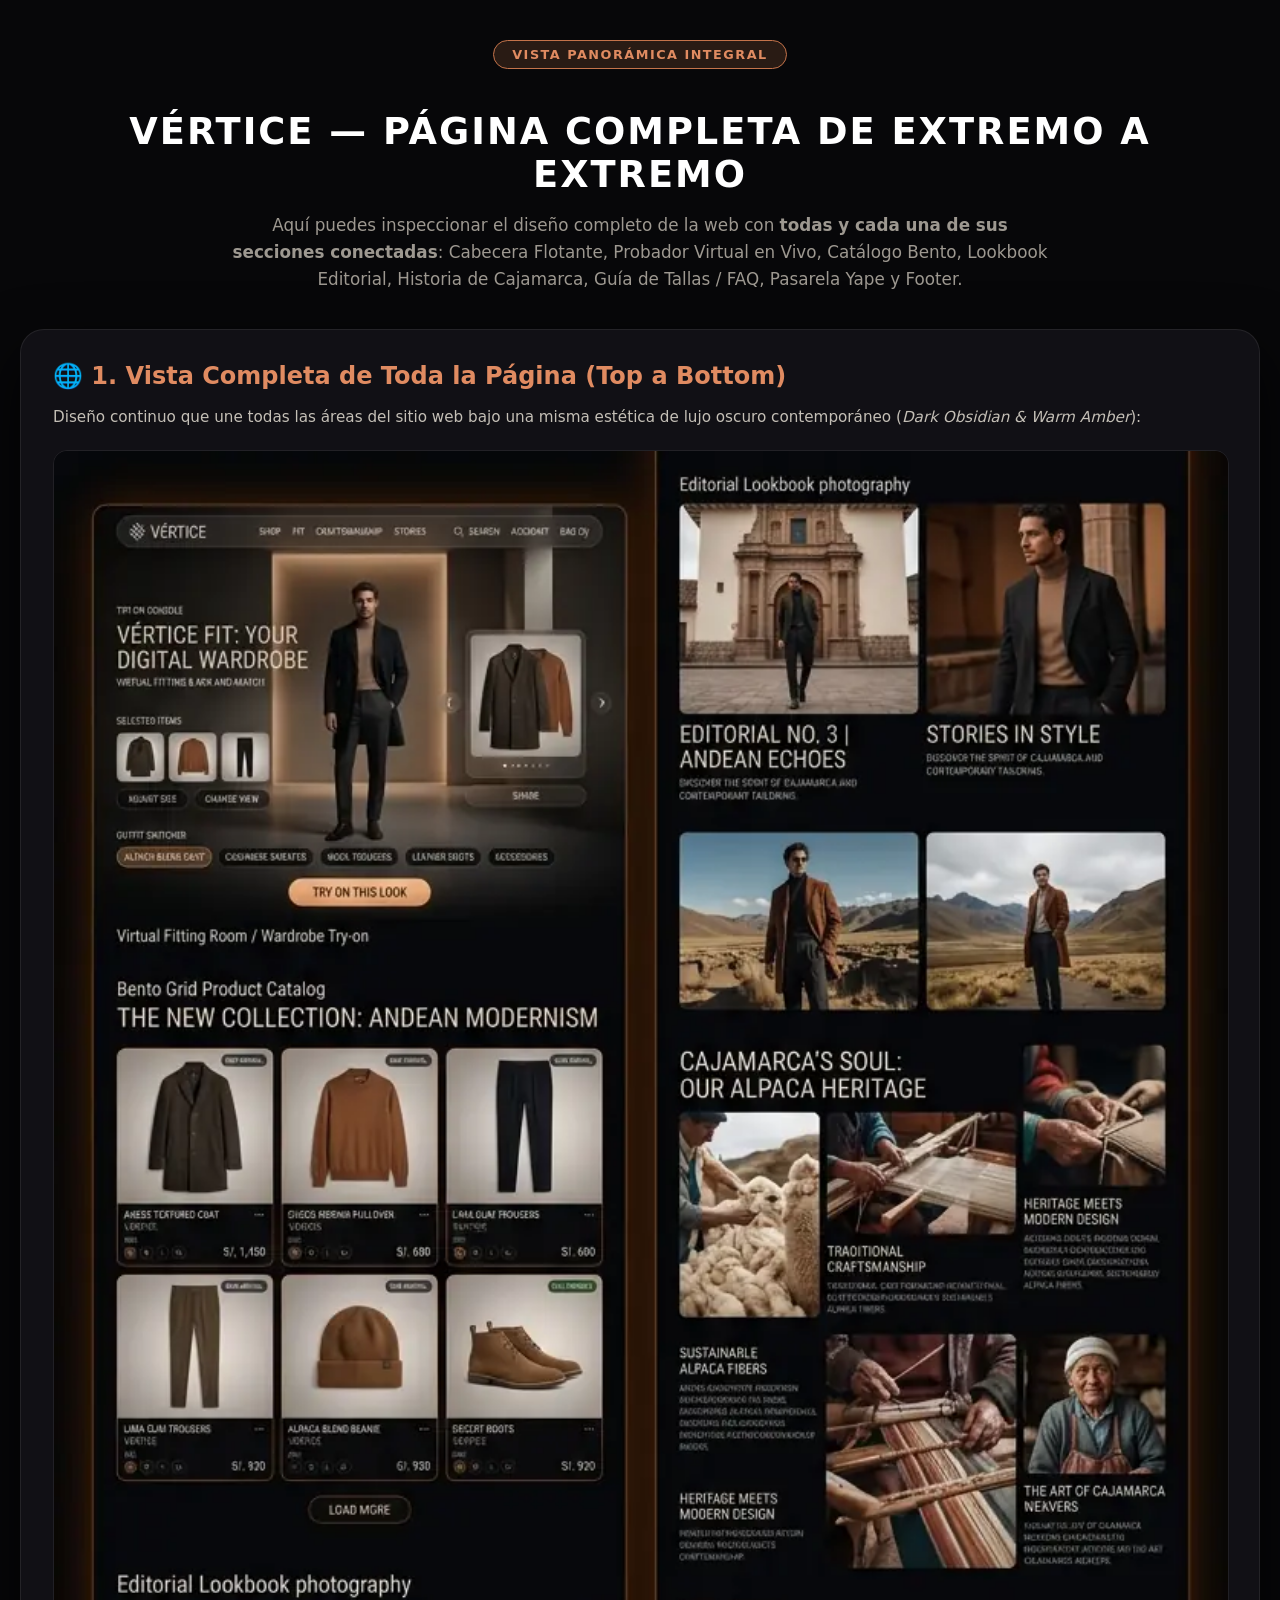
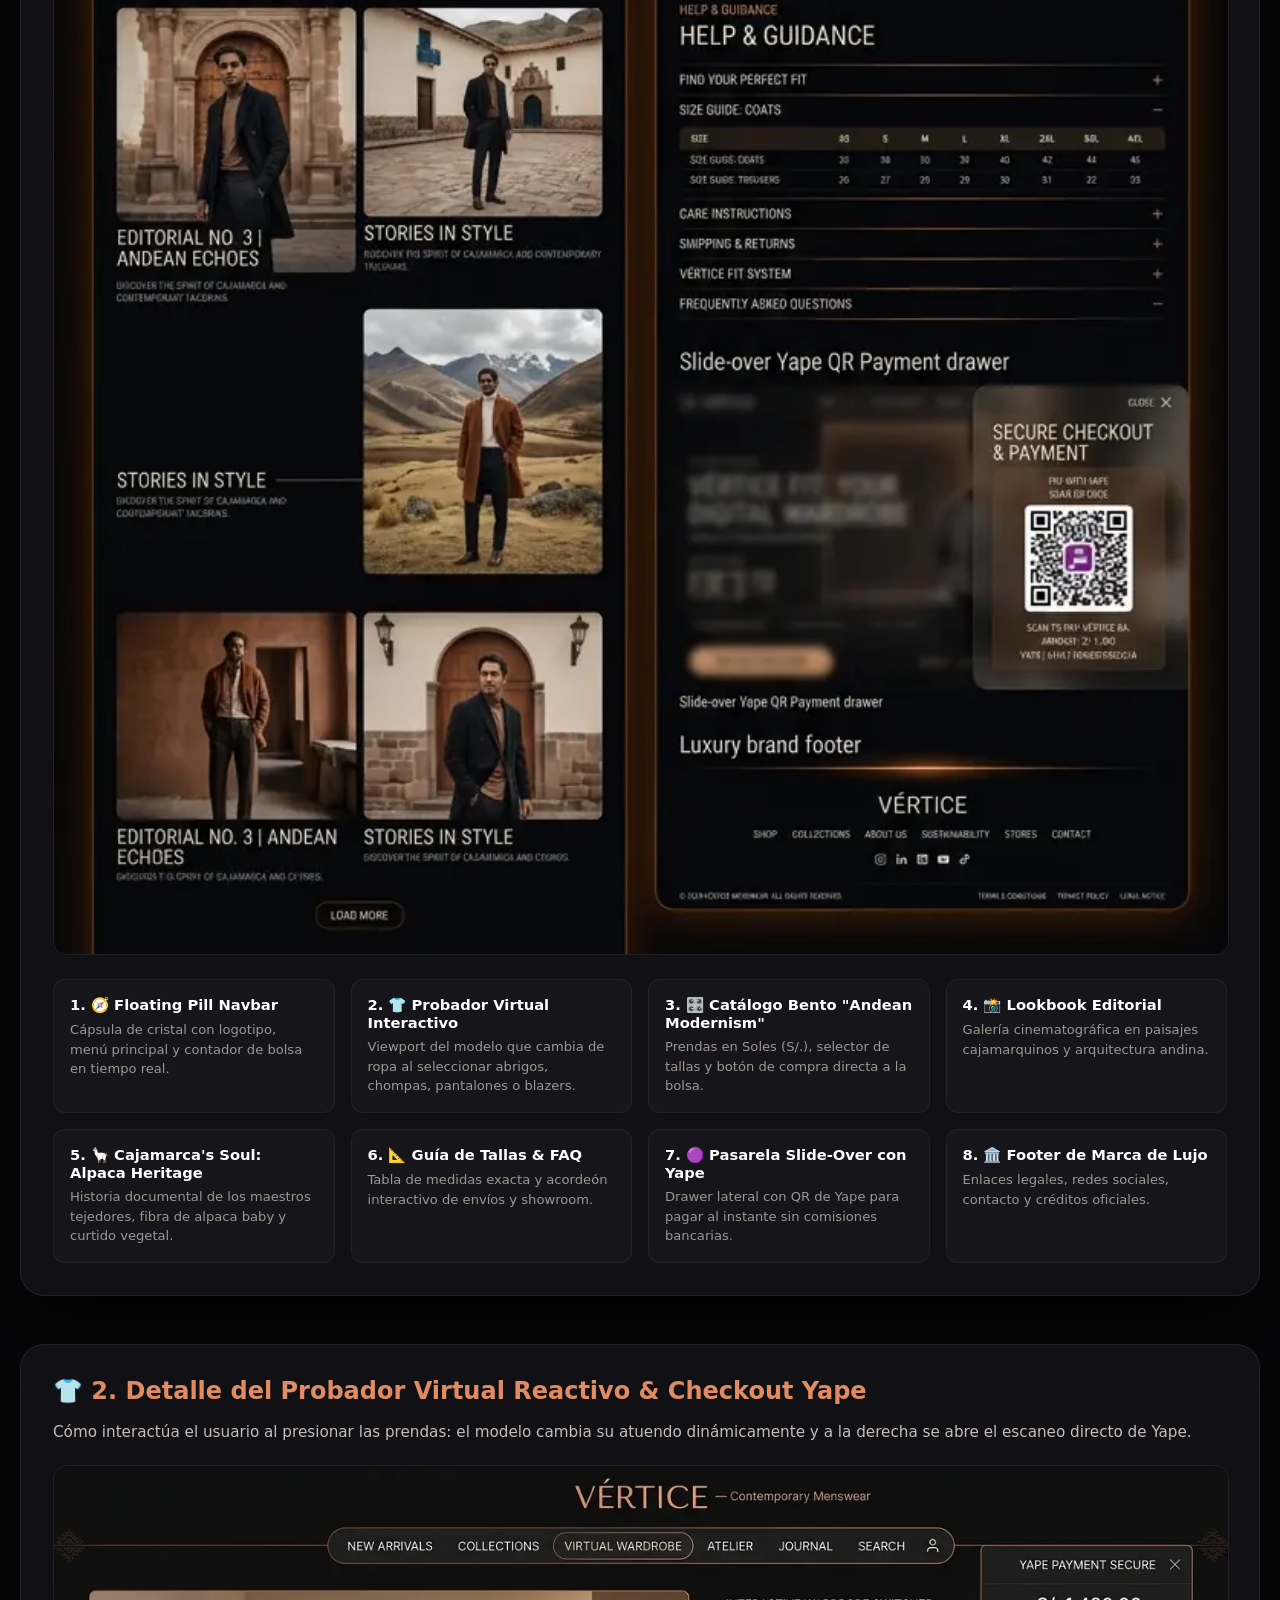
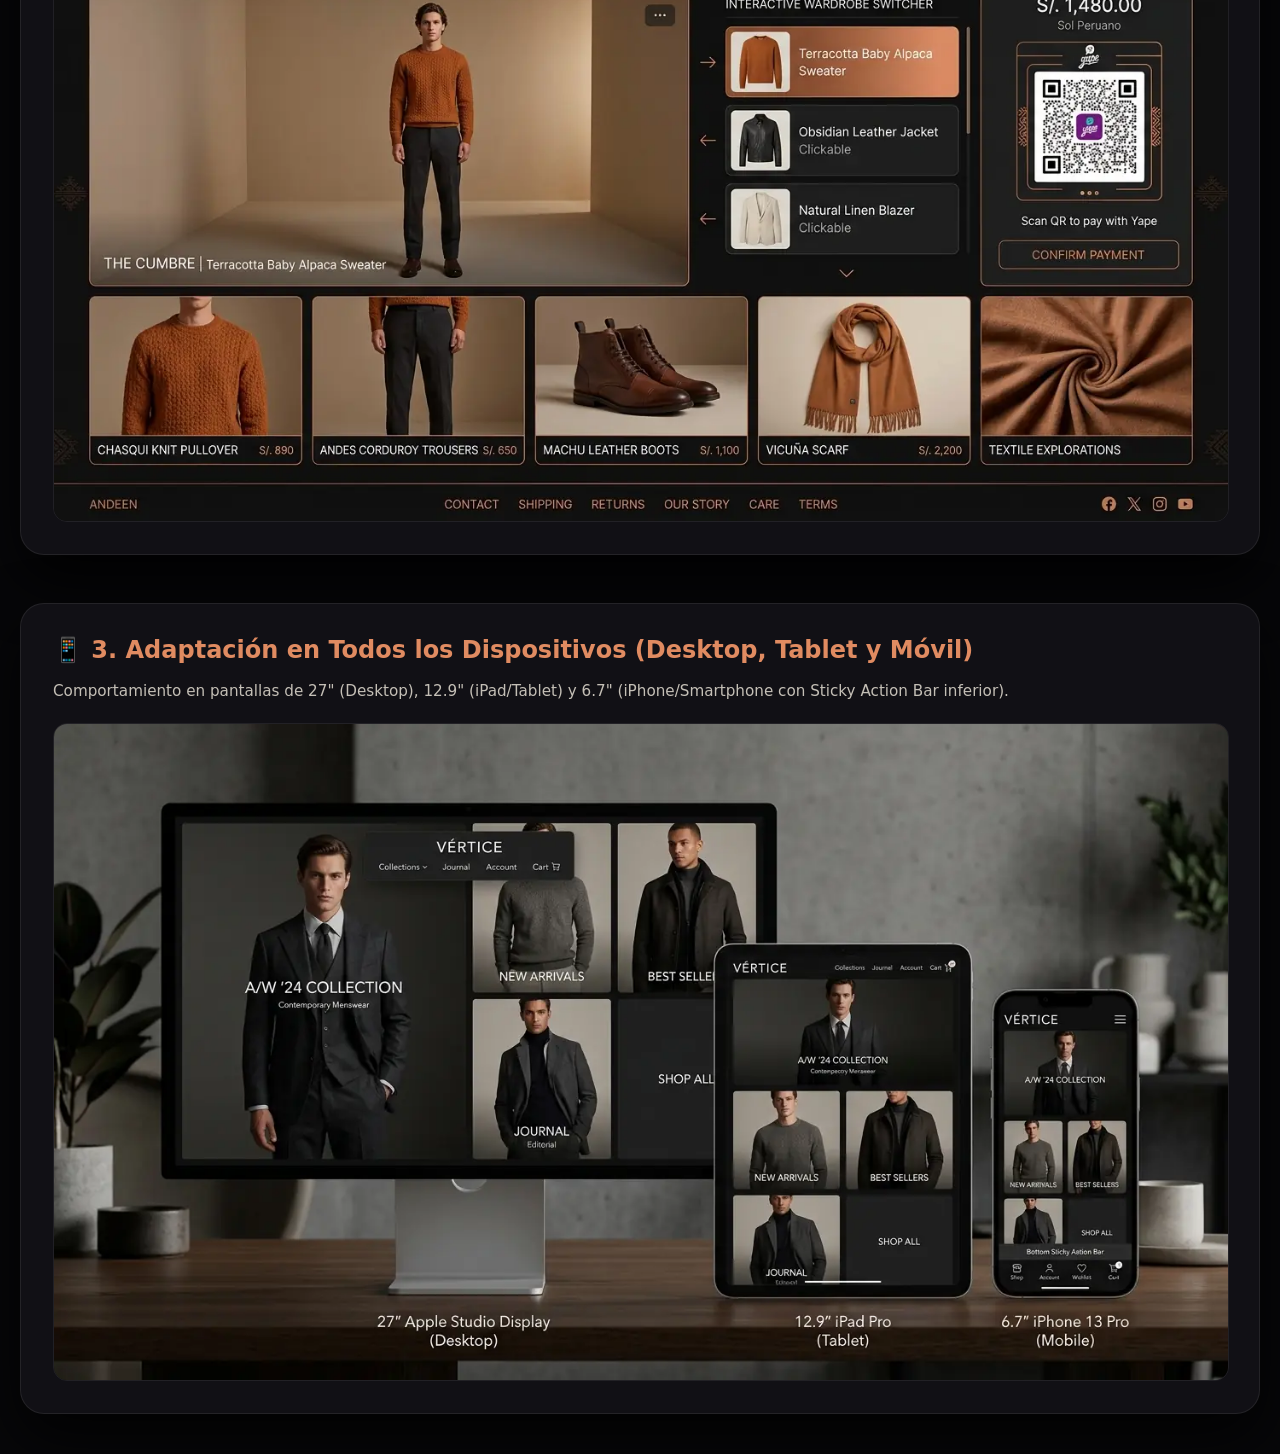
<file: ver-diseno.html>
<!DOCTYPE html>
<html lang="es">
<head>
  <meta charset="UTF-8">
  <meta name="viewport" content="width=device-width, initial-scale=1.0">
  <title>Diseño Completo de la Página — VÉRTICE (Full Landing & Todas las Secciones)</title>
  <style>
    body {
      margin: 0;
      padding: 40px 20px;
      background: #070709;
      color: #f5f2ee;
      font-family: system-ui, -apple-system, sans-serif;
      text-align: center;
    }
    h1 {
      font-size: 2.3rem;
      margin-bottom: 8px;
      letter-spacing: 2px;
      text-transform: uppercase;
      color: #fff;
    }
    p.lead {
      color: #9d9890;
      font-size: 1.05rem;
      margin-bottom: 36px;
      max-width: 820px;
      margin-left: auto;
      margin-right: auto;
      line-height: 1.6;
    }
    .badge {
      display: inline-block;
      padding: 6px 18px;
      background: rgba(196, 115, 74, 0.18);
      border: 1px solid #c4734a;
      color: #e08b61;
      border-radius: 100px;
      font-size: 0.8rem;
      font-weight: 700;
      letter-spacing: 1.5px;
      margin-bottom: 16px;
    }
    .gallery {
      display: flex;
      flex-direction: column;
      gap: 48px;
      max-width: 1280px;
      margin: 0 auto;
    }
    .card {
      background: #111015;
      border: 1px solid rgba(255, 255, 255, 0.08);
      border-radius: 24px;
      padding: 32px;
      box-shadow: 0 24px 60px rgba(0, 0, 0, 0.8);
      text-align: left;
    }
    .card h2 {
      font-size: 1.5rem;
      margin-top: 0;
      margin-bottom: 10px;
      color: #e08b61;
      display: flex;
      align-items: center;
      gap: 10px;
    }
    .card p {
      text-align: left;
      font-size: 0.95rem;
      color: #c4bfb6;
      margin-bottom: 20px;
      line-height: 1.6;
    }
    .card img {
      width: 100%;
      height: auto;
      border-radius: 14px;
      display: block;
      border: 1px solid rgba(255, 255, 255, 0.07);
    }
    .section-breakdown {
      display: grid;
      grid-template-columns: repeat(auto-fit, minmax(260px, 1fr));
      gap: 16px;
      margin-top: 24px;
    }
    .section-item {
      background: rgba(255, 255, 255, 0.025);
      border: 1px solid rgba(255, 255, 255, 0.05);
      border-radius: 12px;
      padding: 16px;
    }
    .section-item h4 {
      margin: 0 0 6px;
      color: #fff;
      font-size: 0.92rem;
      display: flex;
      align-items: center;
      gap: 8px;
    }
    .section-item p {
      margin: 0;
      font-size: 0.82rem;
      color: #9d9890;
      line-height: 1.5;
    }
  </style>
</head>
<body>

  <span class="badge">VISTA PANORÁMICA INTEGRAL</span>
  <h1>VÉRTICE — Página Completa de Extremo a Extremo</h1>
  <p class="lead">
    Aquí puedes inspeccionar el diseño completo de la web con <strong>todas y cada una de sus secciones conectadas</strong>: Cabecera Flotante, Probador Virtual en Vivo, Catálogo Bento, Lookbook Editorial, Historia de Cajamarca, Guía de Tallas / FAQ, Pasarela Yape y Footer.
  </p>

  <div class="gallery">
    
    <!-- 1. FULL PAGE COMPLETE VERTICAL DESIGN -->
    <div class="card">
      <h2>🌐 1. Vista Completa de Toda la Página (Top a Bottom)</h2>
      <p>
        Diseño continuo que une todas las áreas del sitio web bajo una misma estética de lujo oscuro contemporáneo (<em>Dark Obsidian & Warm Amber</em>):
      </p>
      
      <img src="imagenes/diseno-propuesta/diseno-completo-landing.webp" alt="Diseño Completo de la Página Vértice de Extremo a Extremo">

      <div class="section-breakdown">
        <div class="section-item">
          <h4>1. 🧭 Floating Pill Navbar</h4>
          <p>Cápsula de cristal con logotipo, menú principal y contador de bolsa en tiempo real.</p>
        </div>
        <div class="section-item">
          <h4>2. 👕 Probador Virtual Interactivo</h4>
          <p>Viewport del modelo que cambia de ropa al seleccionar abrigos, chompas, pantalones o blazers.</p>
        </div>
        <div class="section-item">
          <h4>3. 🎛️ Catálogo Bento "Andean Modernism"</h4>
          <p>Prendas en Soles (S/.), selector de tallas y botón de compra directa a la bolsa.</p>
        </div>
        <div class="section-item">
          <h4>4. 📸 Lookbook Editorial</h4>
          <p>Galería cinematográfica en paisajes cajamarquinos y arquitectura andina.</p>
        </div>
        <div class="section-item">
          <h4>5. 🦙 Cajamarca's Soul: Alpaca Heritage</h4>
          <p>Historia documental de los maestros tejedores, fibra de alpaca baby y curtido vegetal.</p>
        </div>
        <div class="section-item">
          <h4>6. 📐 Guía de Tallas & FAQ</h4>
          <p>Tabla de medidas exacta y acordeón interactivo de envíos y showroom.</p>
        </div>
        <div class="section-item">
          <h4>7. 🟣 Pasarela Slide-Over con Yape</h4>
          <p>Drawer lateral con QR de Yape para pagar al instante sin comisiones bancarias.</p>
        </div>
        <div class="section-item">
          <h4>8. 🏛️ Footer de Marca de Lujo</h4>
          <p>Enlaces legales, redes sociales, contacto y créditos oficiales.</p>
        </div>
      </div>
    </div>

    <!-- 2. VIRTUAL WARDROBE CLOSEUP -->
    <div class="card">
      <h2>👕 2. Detalle del Probador Virtual Reactivo & Checkout Yape</h2>
      <p>
        Cómo interactúa el usuario al presionar las prendas: el modelo cambia su atuendo dinámicamente y a la derecha se abre el escaneo directo de Yape.
      </p>
      <img src="imagenes/diseno-propuesta/diseno-probador-yape.webp" alt="Detalle del Probador y Yape">
    </div>

    <!-- 3. RESPONSIVE FORMATS -->
    <div class="card">
      <h2>📱 3. Adaptación en Todos los Dispositivos (Desktop, Tablet y Móvil)</h2>
      <p>
        Comportamiento en pantallas de 27" (Desktop), 12.9" (iPad/Tablet) y 6.7" (iPhone/Smartphone con Sticky Action Bar inferior).
      </p>
      <img src="imagenes/diseno-propuesta/diseno-responsive-formatos.webp" alt="Responsive en Todos los Formatos">
    </div>

  </div>

</body>
</html>
</file>
